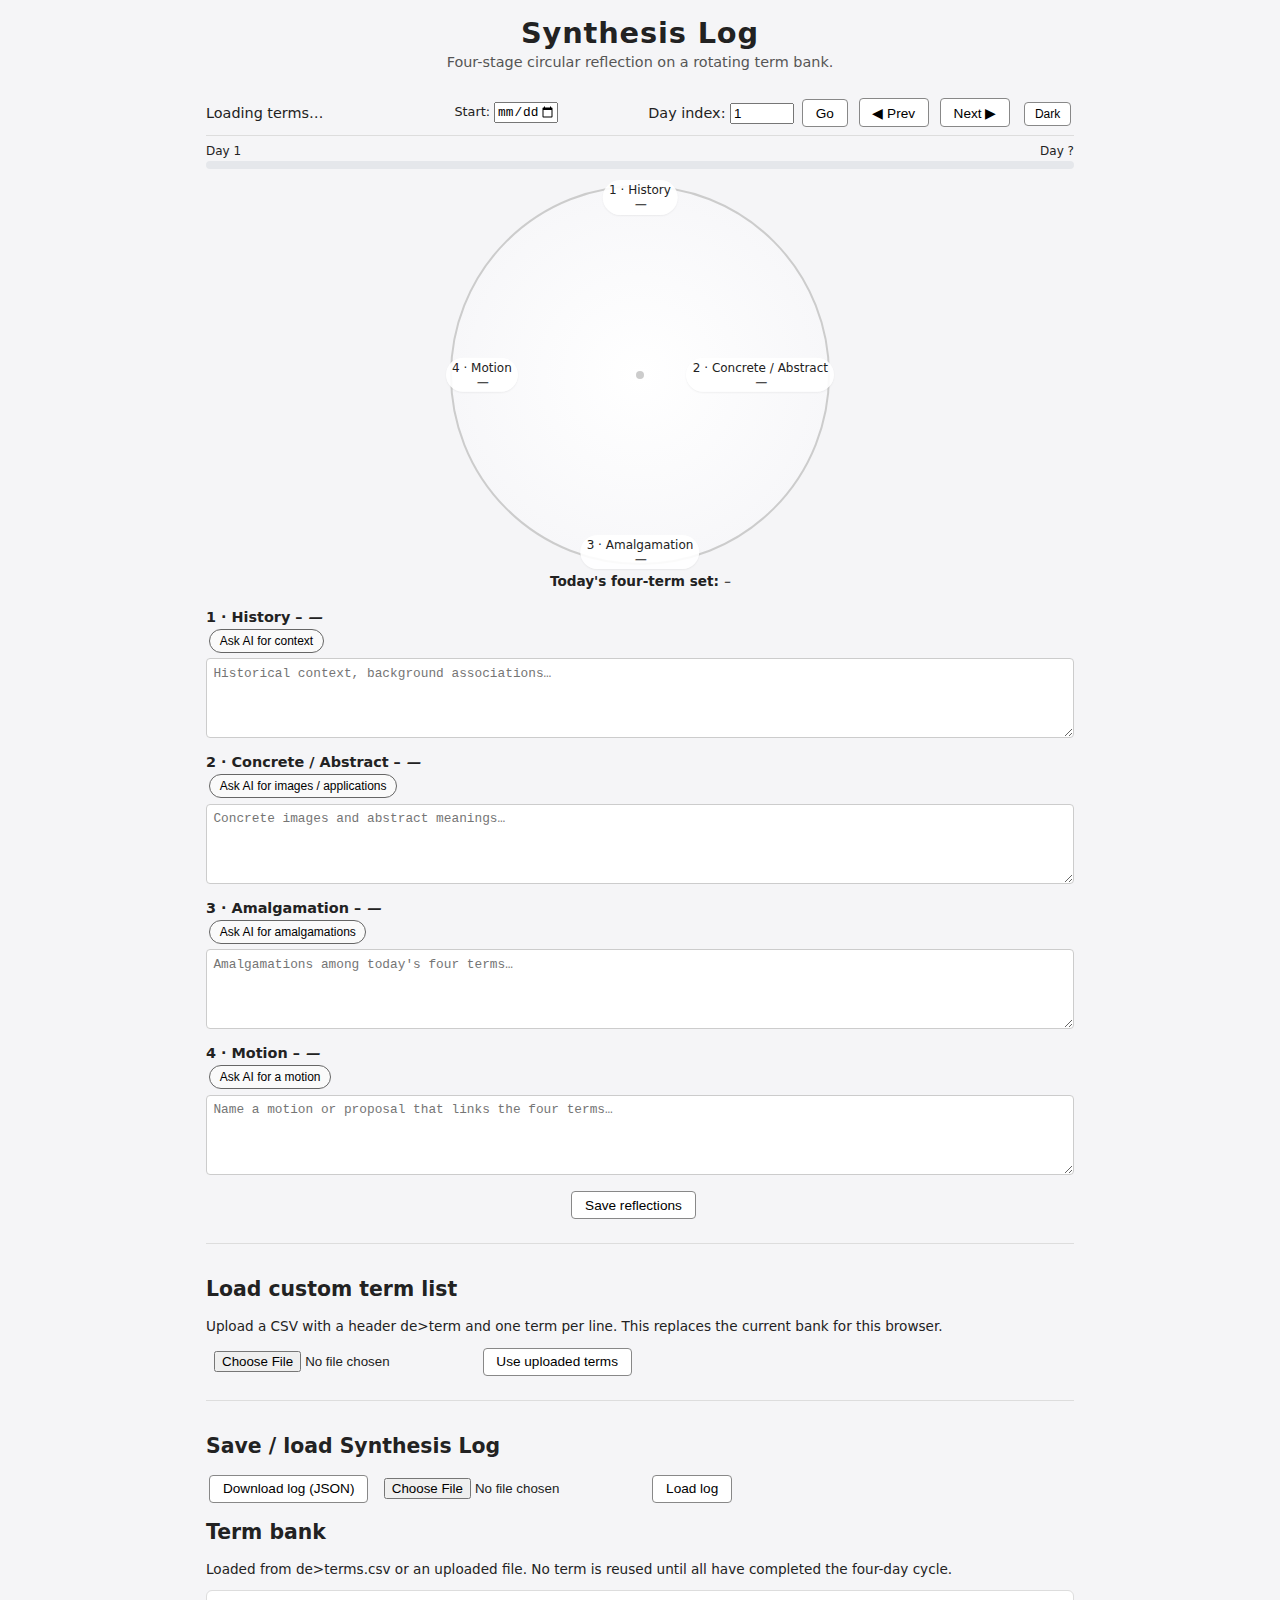
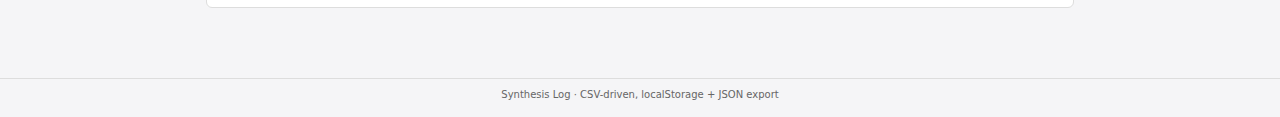
<file: perplexTest/index.html>
<!DOCTYPE html>
<html lang="en">
<head>
  <meta charset="utf-8">
  <title>Synthesis Log – Music Theory Demo</title>
  <meta name="viewport" content="width=device-width, initial-scale=1">
  <link rel="stylesheet" href="styles.css">
</head>
<body>
  <header>
    <h1>Synthesis Log</h1>
    <p class="subtitle">
      Four-stage circular reflection on a rotating term bank.
    </p>
  </header>

  <main>
    <section class="run-info">
      <div id="runSummary">Loading terms…</div>
      <div class="run-dates">
        <label>
          Start:
          <input type="date" id="startDateInput">
        </label>
        <span id="endDateDisplay"></span>
      </div>
      <div>
        <label>
          Day index:
          <input id="dayIndexInput" type="number" min="1" value="1">
        </label>
        <button id="goToDayBtn">Go</button>
        <button id="prevDayBtn">&#9664; Prev</button>
        <button id="nextDayBtn">Next &#9654;</button>
        <button id="themeToggle" class="theme-btn">Dark</button>
      </div>
    </section>

    <section class="progress-row">
      <div class="progress-labels">
        <span id="progressStartLabel">Day 1</span>
        <span id="progressEndLabel">Day ?</span>
      </div>
      <div class="progress-track">
        <div id="progressFill" class="progress-fill"></div>
      </div>
    </section>

    <section class="circle" aria-label="Four-stage circular process">
      <div class="stage-label-ring stage-top">
        1 · History<br><span id="termHistoryMini">—</span>
      </div>
      <div class="stage-label-ring stage-right">
        2 · Concrete / Abstract<br><span id="termConcreteMini">—</span>
      </div>
      <div class="stage-label-ring stage-bottom">
        3 · Amalgamation<br><span id="termAmalgamMini">—</span>
      </div>
      <div class="stage-label-ring stage-left">
        4 · Motion<br><span id="termMotionMini">—</span>
      </div>

      <div class="center-dot"></div>
    </section>

    <section class="four-set">
      <strong>Today&#39;s four-term set:</strong>
      <span id="centerTerms">–</span>
    </section>

    <section class="stage-forms">
      <div class="stage-form">
        <h3>1 · History – <span id="termHistoryFull">—</span></h3>
        <button type="button" class="ai-btn" data-stage="history">Ask AI for context</button>
        <textarea id="textHistory" placeholder="Historical context, background associations…"></textarea>
      </div>
      <div class="stage-form">
        <h3>2 · Concrete / Abstract – <span id="termConcreteFull">—</span></h3>
        <button type="button" class="ai-btn" data-stage="concrete">Ask AI for images / applications</button>
        <textarea id="textConcrete" placeholder="Concrete images and abstract meanings…"></textarea>
      </div>
      <div class="stage-form">
        <h3>3 · Amalgamation – <span id="termAmalgamFull">—</span></h3>
        <button type="button" class="ai-btn" data-stage="amalgam">Ask AI for amalgamations</button>
        <textarea id="textAmalgam" placeholder="Amalgamations among today&#39;s four terms…"></textarea>
      </div>
      <div class="stage-form">
        <h3>4 · Motion – <span id="termMotionFull">—</span></h3>
        <button type="button" class="ai-btn" data-stage="motion">Ask AI for a motion</button>
        <textarea id="textMotion" placeholder="Name a motion or proposal that links the four terms…"></textarea>
      </div>
    </section>

    <section class="summary" id="summarySection" hidden>
      <h2>Run summary</h2>
      <p id="summaryBlurb"></p>
      <ul id="motionHighlights"></ul>
    </section>

    <section class="controls">
      <button id="saveBtn">Save reflections</button>
      <span id="status" class="status"></span>
    </section>

    <section class="upload">
      <h2>Load custom term list</h2>
      <p>Upload a CSV with a header de>term</code> and one term per line. This replaces the current bank for this browser.</p>
      <input type="file" id="csvFileInput" accept=".csv,text/csv">
      <button id="loadCsvBtn">Use uploaded terms</button>
      <span id="uploadStatus" class="status"></span>
    </section>

    <section class="save-load">
      <h2>Save / load Synthesis Log</h2>
      <button id="exportBtn">Download log (JSON)</button>
      <input type="file" id="importFile" accept="application/json">
      <button id="importBtn">Load log</button>
      <span id="importStatus" class="status"></span>
    </section>

    <section class="term-bank">
      <h2>Term bank</h2>
      <p>Loaded from de>terms.csv</code> or an uploaded file. No term is reused until all have completed the four-day cycle.</p>
      <pre id="termBankPreview"></pre>
    </section>
  </main>

  <footer>
    <small>Synthesis Log · CSV-driven, localStorage + JSON export</small>
  </footer>

  <script src="main.js"></script>
</body>
</html>
</file>
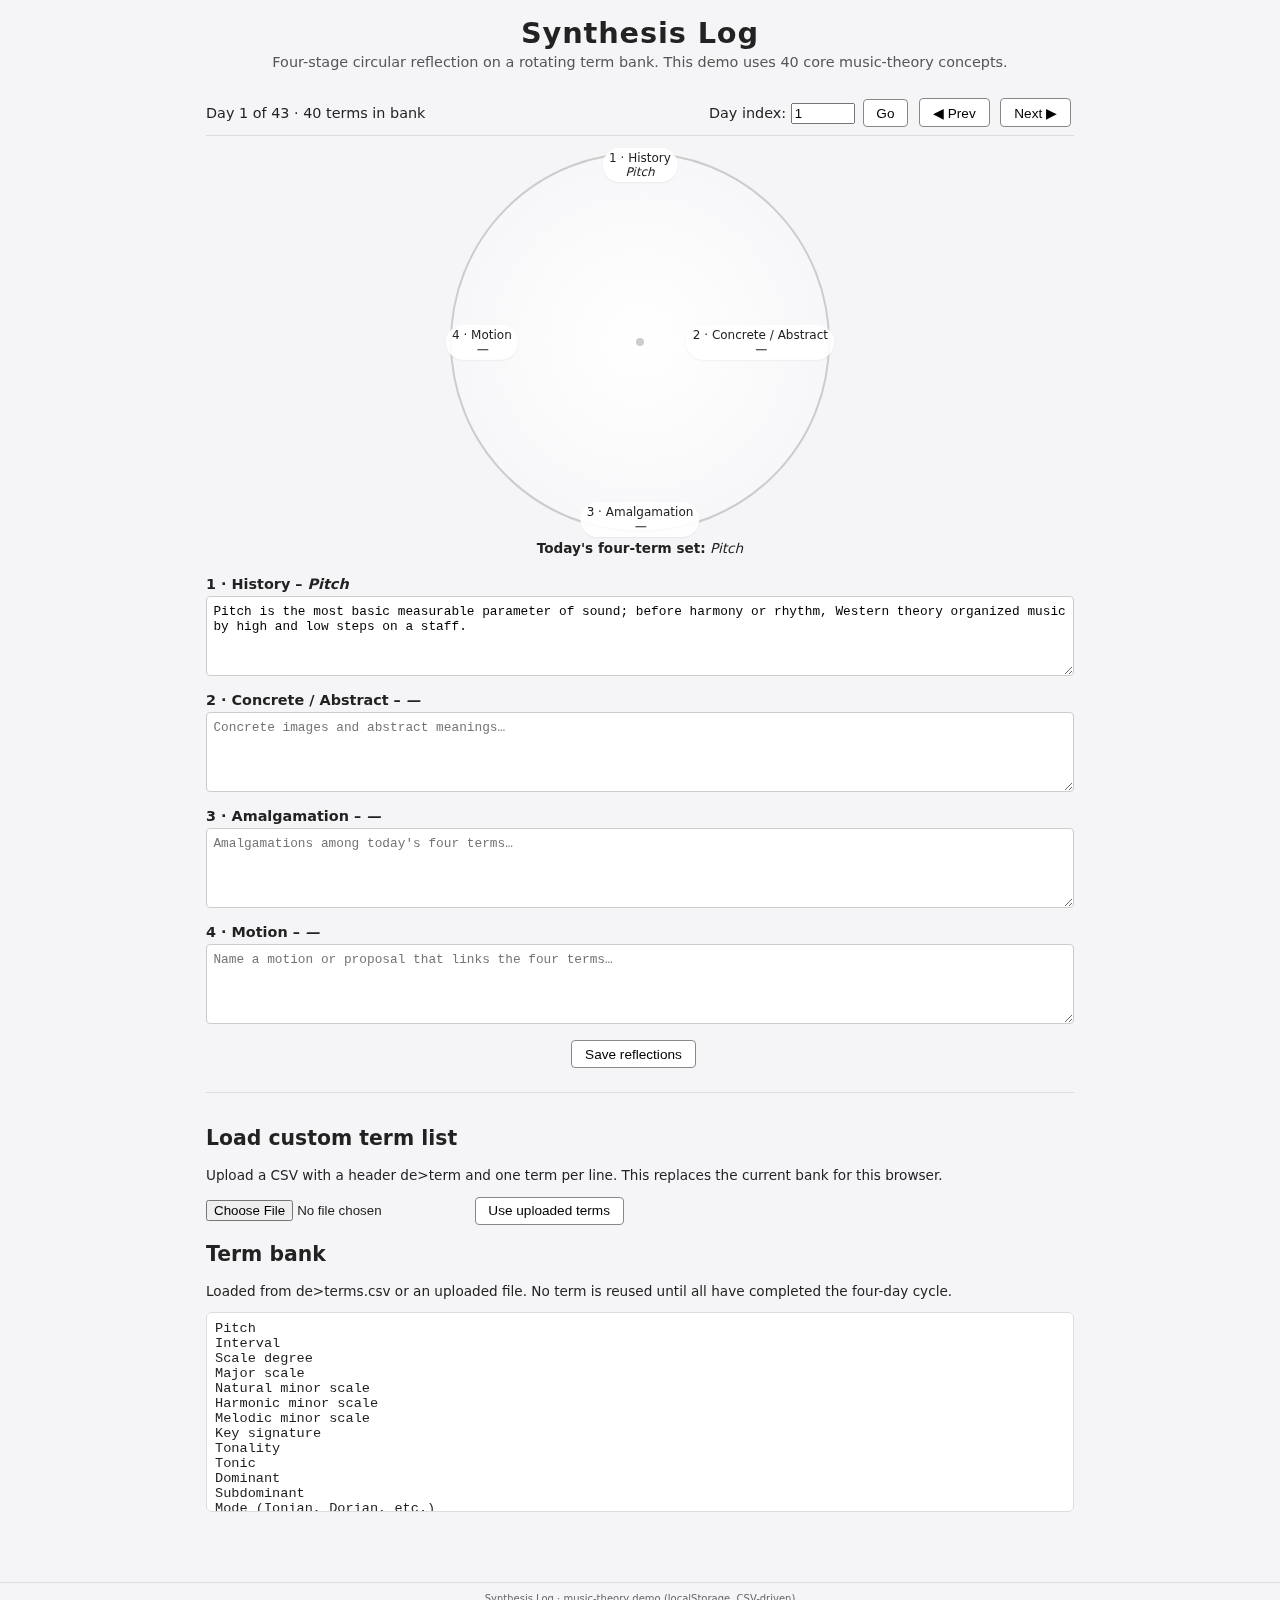
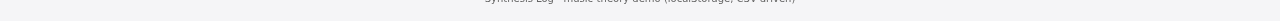
<file: perplexTest/example/index.html>
<!DOCTYPE html>
<html lang="en">
<head>
  <meta charset="utf-8">
  <title>Synthesis Log – Music Theory Demo</title>
  <meta name="viewport" content="width=device-width, initial-scale=1">
  <link rel="stylesheet" href="styles.css">
</head>
<body>
  <header>
    <h1>Synthesis Log</h1>
    <p class="subtitle">
      Four-stage circular reflection on a rotating term bank.
      This demo uses 40 core music-theory concepts.
    </p>
  </header>

  <main>
    <section class="run-info">
      <div id="runSummary">Loading terms…</div>
      <div>
        <label>
          Day index:
          <input id="dayIndexInput" type="number" min="1" value="1">
        </label>
        <button id="goToDayBtn">Go</button>
        <button id="prevDayBtn">&#9664; Prev</button>
        <button id="nextDayBtn">Next &#9654;</button>
      </div>
    </section>

    <section class="circle" aria-label="Four-stage circular process">
      <div class="stage-label-ring stage-top">
        1 · History<br><span id="termHistoryMini">—</span>
      </div>
      <div class="stage-label-ring stage-right">
        2 · Concrete / Abstract<br><span id="termConcreteMini">—</span>
      </div>
      <div class="stage-label-ring stage-bottom">
        3 · Amalgamation<br><span id="termAmalgamMini">—</span>
      </div>
      <div class="stage-label-ring stage-left">
        4 · Motion<br><span id="termMotionMini">—</span>
      </div>

      <div class="center-dot"></div>
    </section>

    <section class="four-set">
      <strong>Today&#39;s four-term set:</strong>
      <span id="centerTerms">–</span>
    </section>

    <section class="stage-forms">
      <div class="stage-form">
        <h3>1 · History – <span id="termHistoryFull">—</span></h3>
        <textarea id="textHistory" placeholder="Historical context, background associations…"></textarea>
      </div>
      <div class="stage-form">
        <h3>2 · Concrete / Abstract – <span id="termConcreteFull">—</span></h3>
        <textarea id="textConcrete" placeholder="Concrete images and abstract meanings…"></textarea>
      </div>
      <div class="stage-form">
        <h3>3 · Amalgamation – <span id="termAmalgamFull">—</span></h3>
        <textarea id="textAmalgam" placeholder="Amalgamations among today&#39;s four terms…"></textarea>
      </div>
      <div class="stage-form">
        <h3>4 · Motion – <span id="termMotionFull">—</span></h3>
        <textarea id="textMotion" placeholder="Name a motion or proposal that links the four terms…"></textarea>
      </div>
    </section>

    <section class="controls">
      <button id="saveBtn">Save reflections</button>
      <span id="status" class="status"></span>
    </section>

    <section class="upload">
      <h2>Load custom term list</h2>
      <p>Upload a CSV with a header de>term</code> and one term per line. This replaces the current bank for this browser.</p>
      <input type="file" id="csvFileInput" accept=".csv,text/csv">
      <button id="loadCsvBtn">Use uploaded terms</button>
      <span id="uploadStatus" class="status"></span>
    </section>

    <section class="term-bank">
      <h2>Term bank</h2>
      <p>Loaded from de>terms.csv</code> or an uploaded file. No term is reused until all have completed the four-day cycle.</p>
      <pre id="termBankPreview"></pre>
    </section>
  </main>

  <footer>
    <small>Synthesis Log · music-theory demo (localStorage, CSV-driven)</small>
  </footer>

  <script src="main.js"></script>
</body>
</html>
</file>
<file: perplexTest/styles.css>
*,
*::before,
*::after {
  box-sizing: border-box;
}

body {
  margin: 0;
  font-family: system-ui, -apple-system, BlinkMacSystemFont, "Segoe UI", sans-serif;
  background: #f5f5f7;
  color: #222;
}

header {
  padding: 1rem 1.5rem 0.5rem;
  text-align: center;
}

header h1 {
  margin: 0;
  font-size: 1.8rem;
  letter-spacing: 0.03em;
}

.subtitle {
  margin: 0.25rem 0 0.75rem;
  font-size: 0.9rem;
  color: #555;
}

main {
  max-width: 900px;
  margin: 0 auto 2rem;
  padding: 0 1rem 1.5rem;
}

.run-info {
  display: grid;
  grid-template-columns: minmax(0, 1.3fr) minmax(0, 1fr) auto;
  align-items: center;
  gap: 0.75rem;
  margin-bottom: 0.5rem;
  padding: 0.5rem 0;
  border-bottom: 1px solid #ddd;
  font-size: 0.9rem;
}

.run-info input {
  width: 4rem;
}

.run-dates {
  display: flex;
  align-items: center;
  gap: 0.5rem;
  font-size: 0.8rem;
}

.run-dates input[type="date"] {
  font-size: 0.8rem;
}

/* Progress bar */

.progress-row {
  margin-bottom: 0.75rem;
}

.progress-labels {
  display: flex;
  justify-content: space-between;
  font-size: 0.75rem;
  margin-bottom: 0.15rem;
}

.progress-track {
  position: relative;
  height: 8px;
  border-radius: 999px;
  background: #e5e7eb;
  overflow: hidden;
}

.progress-fill {
  height: 100%;
  width: 0%;
  border-radius: 999px;
  background: linear-gradient(90deg, #60a5fa, #22c55e);
  transition: width 0.25s ease-out;
}

/* Circle visualization */

.circle {
  position: relative;
  width: min(60vw, 380px);
  height: min(60vw, 380px);
  margin: 1rem auto 0.5rem;
  border-radius: 50%;
  border: 2px solid #ccc;
  background: radial-gradient(circle at 50% 50%, #ffffff, #f4f4f7);
}

.stage-label-ring {
  position: absolute;
  font-size: 0.75rem;
  text-align: center;
  padding: 0.2rem 0.4rem;
  background: rgba(255, 255, 255, 0.9);
  border-radius: 999px;
  box-shadow: 0 1px 2px rgba(0, 0, 0, 0.06);
  white-space: nowrap;
}

.stage-label-ring span {
  font-style: italic;
}

/* positions around rim */
.stage-top    { top: -0.4rem; left: 50%; transform: translateX(-50%); }
.stage-right  { top: 50%; right: -0.4rem; transform: translateY(-50%); }
.stage-bottom { bottom: -0.4rem; left: 50%; transform: translateX(-50%); }
.stage-left   { top: 50%; left: -0.4rem; transform: translateY(-50%); }

/* tiny center dot */
.center-dot {
  position: absolute;
  top: 50%; left: 50%;
  transform: translate(-50%, -50%);
  width: 8px;
  height: 8px;
  border-radius: 50%;
  background: #ccc;
}

/* four-term set below the circle */

.four-set {
  text-align: center;
  font-size: 0.85rem;
  margin-top: 0.4rem;
}

.four-set span {
  font-style: italic;
}

/* Text areas below four-set */

.stage-forms {
  margin-top: 1.25rem;
  display: grid;
  gap: 0.75rem;
}

.stage-form h3 {
  margin: 0 0 0.25rem;
  font-size: 0.9rem;
}

.stage-form h3 span {
  font-style: italic;
}

.stage-form textarea {
  width: 100%;
  min-height: 80px;
  font-size: 0.8rem;
  padding: 0.4rem;
  border-radius: 4px;
  border: 1px solid #ccc;
  resize: vertical;
}

/* Summary */

.summary {
  margin-top: 1.5rem;
  padding-top: 1rem;
  border-top: 1px dashed #d1d5db;
  font-size: 0.85rem;
}

.summary ul {
  padding-left: 1.1rem;
}

/* AI buttons */

.ai-btn {
  display: inline-block;
  margin-bottom: 0.35rem;
  padding: 0.25rem 0.6rem;
  font-size: 0.75rem;
  border-radius: 999px;
  border: 1px solid #666;
  background: #fafafa;
  cursor: pointer;
}

.ai-btn:hover {
  background: #ececec;
}

.controls {
  text-align: center;
  margin-top: 0.75rem;
}

button {
  padding: 0.35rem 0.8rem;
  margin: 0 0.2rem;
  border-radius: 4px;
  border: 1px solid #888;
  background: #fff;
  cursor: pointer;
  font-size: 0.85rem;
}

button:hover {
  background: #f0f0f0;
}

.status {
  display: inline-block;
  margin-left: 0.5rem;
  font-size: 0.8rem;
  color: #555;
}


.presets {
  margin-top: 1.5rem;
  padding-top: 1rem;
  /*border-top: 1px solid #ddd;*/
  font-size: 0.85rem;
}

body.dark .presets {
  /*border-top-color: #374151;*/
}

.presets select {
  font-size: 0.85rem;
  margin-left: 0.25rem;
}

/* Upload + save/load + term bank */

.upload,
.save-load {
  margin-top: 1.5rem;
  padding-top: 1rem;
  border-top: 1px solid #ddd;
  font-size: 0.85rem;
}

.upload input[type="file"],
.save-load input[type="file"] {
  margin: 0 0.5rem;
}

.term-bank {
  margin-top: 1.0rem;
  font-size: 0.85rem;
}

.term-bank pre {
  background: #fff;
  border-radius: 6px;
  border: 1px solid #ddd;
  padding: 0.5rem;
  max-height: 200px;
  overflow: auto;
}

footer {
  border-top: 1px solid #ddd;
  padding: 0.5rem 1rem 1rem;
  text-align: center;
  font-size: 0.75rem;
  color: #666;
}

/* Dark mode */

body.dark {
  background: #111827;
  color: #e5e7eb;
}

body.dark header h1,
body.dark .subtitle,
body.dark footer {
  color: #e5e7eb;
}

body.dark .run-info {
  border-bottom-color: #374151;
}

body.dark .progress-track {
  background: #1f2937;
}

body.dark .progress-fill {
  background: linear-gradient(90deg, #38bdf8, #4ade80);
}

body.dark .circle {
  border-color: #4b5563;
  background: radial-gradient(circle at 50% 50%, #111827, #020617);
}

body.dark .stage-label-ring {
  background: rgba(15, 23, 42, 0.95);
  color: #e5e7eb;
  box-shadow: 0 1px 3px rgba(0,0,0,0.8);
}

body.dark .center-dot {
  background: #9ca3af;
}

body.dark textarea {
  background: #020617;
  color: #e5e7eb;
  border-color: #4b5563;
}

body.dark .summary {
  border-top-color: #4b5563;
}

body.dark .term-bank pre {
  background: #020617;
  border-color: #4b5563;
}

body.dark .upload,
body.dark .save-load,
body.dark .term-bank {
  border-top-color: #374151;
}

body.dark .ai-btn,
body.dark button {
  background: #111827;
  color: #e5e7eb;
  border-color: #6b7280;
}

body.dark .ai-btn:hover,
body.dark button:hover {
  background: #1f2937;
}

.theme-btn {
  margin-left: 0.4rem;
  padding: 0.25rem 0.6rem;
  font-size: 0.75rem;
}

/* Mobile */

@media (max-width: 600px) {
  main {
    padding: 0 0.5rem 1rem;
  }

  .run-info {
    grid-template-columns: 1fr;
    align-items: flex-start;
  }

  .circle {
    width: 80vw;
    height: 80vw;
  }

  .stage-label-ring {
    font-size: 0.7rem;
  }

  .stage-forms textarea {
    min-height: 70px;
    font-size: 0.75rem;
  }
}
</file>
<file: perplexTest/example/styles.css>
*,
*::before,
*::after {
  box-sizing: border-box;
}

body {
  margin: 0;
  font-family: system-ui, -apple-system, BlinkMacSystemFont, "Segoe UI", sans-serif;
  background: #f5f5f7;
  color: #222;
}

header {
  padding: 1rem 1.5rem 0.5rem;
  text-align: center;
}

header h1 {
  margin: 0;
  font-size: 1.8rem;
  letter-spacing: 0.03em;
}

.subtitle {
  margin: 0.25rem 0 0.75rem;
  font-size: 0.9rem;
  color: #555;
}

main {
  max-width: 900px;
  margin: 0 auto 2rem;
  padding: 0 1rem 1.5rem;
}

.run-info {
  display: flex;
  flex-wrap: wrap;
  justify-content: space-between;
  align-items: center;
  gap: 0.75rem;
  margin-bottom: 1rem;
  padding: 0.5rem 0;
  border-bottom: 1px solid #ddd;
  font-size: 0.9rem;
}

.run-info input {
  width: 4rem;
}

/* Circle visualization */

.circle {
  position: relative;
  width: min(60vw, 380px);
  height: min(60vw, 380px);
  margin: 1rem auto 0.5rem;
  border-radius: 50%;
  border: 2px solid #ccc;
  background: radial-gradient(circle at 50% 50%, #ffffff, #f4f4f7);
}

.stage-label-ring {
  position: absolute;
  font-size: 0.75rem;
  text-align: center;
  padding: 0.2rem 0.4rem;
  background: rgba(255, 255, 255, 0.9);
  border-radius: 999px;
  box-shadow: 0 1px 2px rgba(0, 0, 0, 0.06);
  white-space: nowrap;
}

.stage-label-ring span {
  font-style: italic;
}

/* positions around rim */
.stage-top    { top: -0.4rem; left: 50%; transform: translateX(-50%); }
.stage-right  { top: 50%; right: -0.4rem; transform: translateY(-50%); }
.stage-bottom { bottom: -0.4rem; left: 50%; transform: translateX(-50%); }
.stage-left   { top: 50%; left: -0.4rem; transform: translateY(-50%); }

/* tiny center dot */
.center-dot {
  position: absolute;
  top: 50%; left: 50%;
  transform: translate(-50%, -50%);
  width: 8px;
  height: 8px;
  border-radius: 50%;
  background: #ccc;
}

/* four-term set below the circle */

.four-set {
  text-align: center;
  font-size: 0.85rem;
  margin-top: 0.4rem;
}

.four-set span {
  font-style: italic;
}

/* Text areas below four-set */

.stage-forms {
  margin-top: 1.25rem;
  display: grid;
  gap: 0.75rem;
}

.stage-form h3 {
  margin: 0 0 0.25rem;
  font-size: 0.9rem;
}

.stage-form h3 span {
  font-style: italic;
}

.stage-form textarea {
  width: 100%;
  min-height: 80px;
  font-size: 0.8rem;
  padding: 0.4rem;
  border-radius: 4px;
  border: 1px solid #ccc;
  resize: vertical;
}

/* AI buttons */

.ai-btn {
  display: inline-block;
  margin-bottom: 0.35rem;
  padding: 0.25rem 0.6rem;
  font-size: 0.75rem;
  border-radius: 999px;
  border: 1px solid #666;
  background: #fafafa;
  cursor: pointer;
}

.ai-btn:hover {
  background: #ececec;
}

.controls {
  text-align: center;
  margin-top: 0.75rem;
}

button {
  padding: 0.35rem 0.8rem;
  margin: 0 0.2rem;
  border-radius: 4px;
  border: 1px solid #888;
  background: #fff;
  cursor: pointer;
  font-size: 0.85rem;
}

button:hover {
  background: #f0f0f0;
}

.status {
  display: inline-block;
  margin-left: 0.5rem;
  font-size: 0.8rem;
  color: #555;
}

/* Upload + term bank */

.upload {
  margin-top: 1.5rem;
  padding-top: 1rem;
  border-top: 1px solid #ddd;
  font-size: 0.85rem;
}

.upload input[type="file"] {
  margin-right: 0.5rem;
}

.term-bank {
  margin-top: 1.0rem;
  font-size: 0.85rem;
}

.term-bank pre {
  background: #fff;
  border-radius: 6px;
  border: 1px solid #ddd;
  padding: 0.5rem;
  max-height: 200px;
  overflow: auto;
}

footer {
  border-top: 1px solid #ddd;
  padding: 0.5rem 1rem 1rem;
  text-align: center;
  font-size: 0.75rem;
  color: #666;
}

/* Mobile */

@media (max-width: 600px) {
  main {
    padding: 0 0.5rem 1rem;
  }

  .circle {
    width: 80vw;
    height: 80vw;
  }

  .stage-label-ring {
    font-size: 0.7rem;
  }

  .stage-forms textarea {
    min-height: 70px;
    font-size: 0.75rem;
  }

  .run-info {
    flex-direction: column;
    align-items: flex-start;
  }
}
</file>
